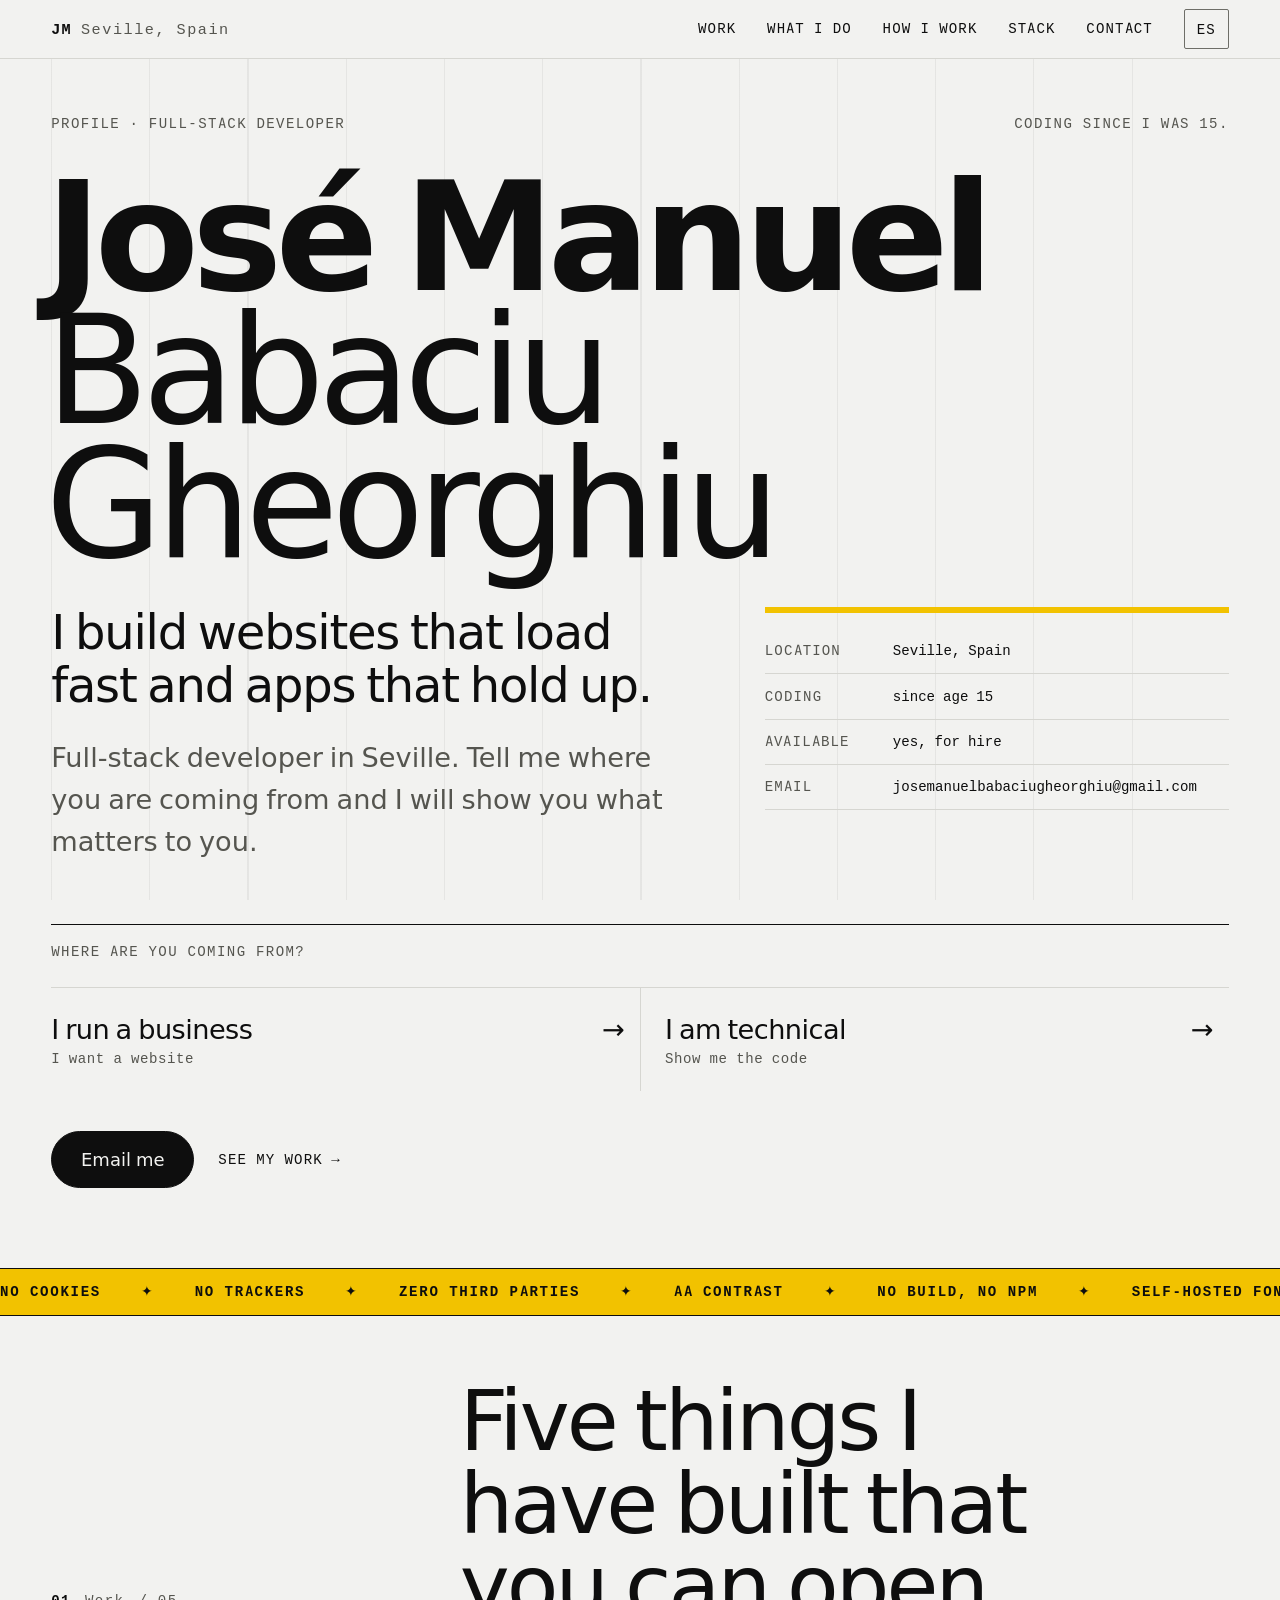
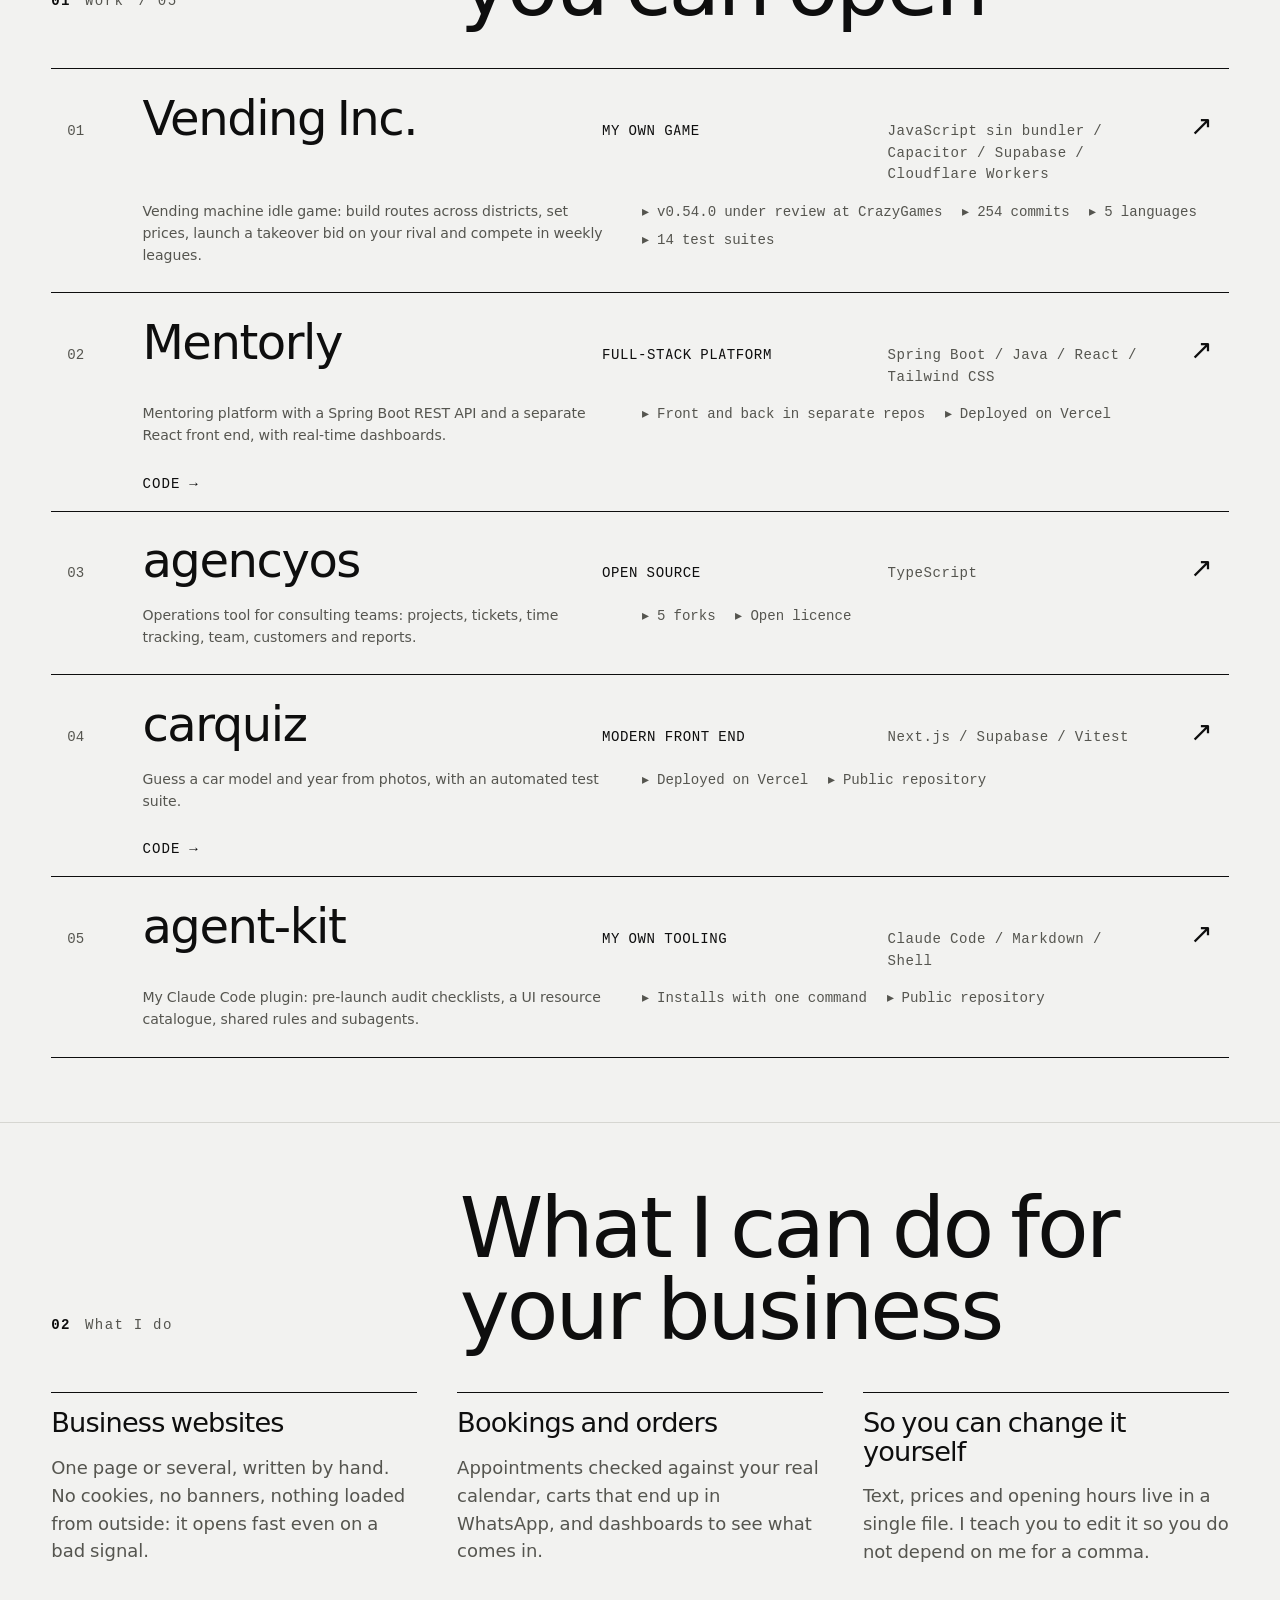
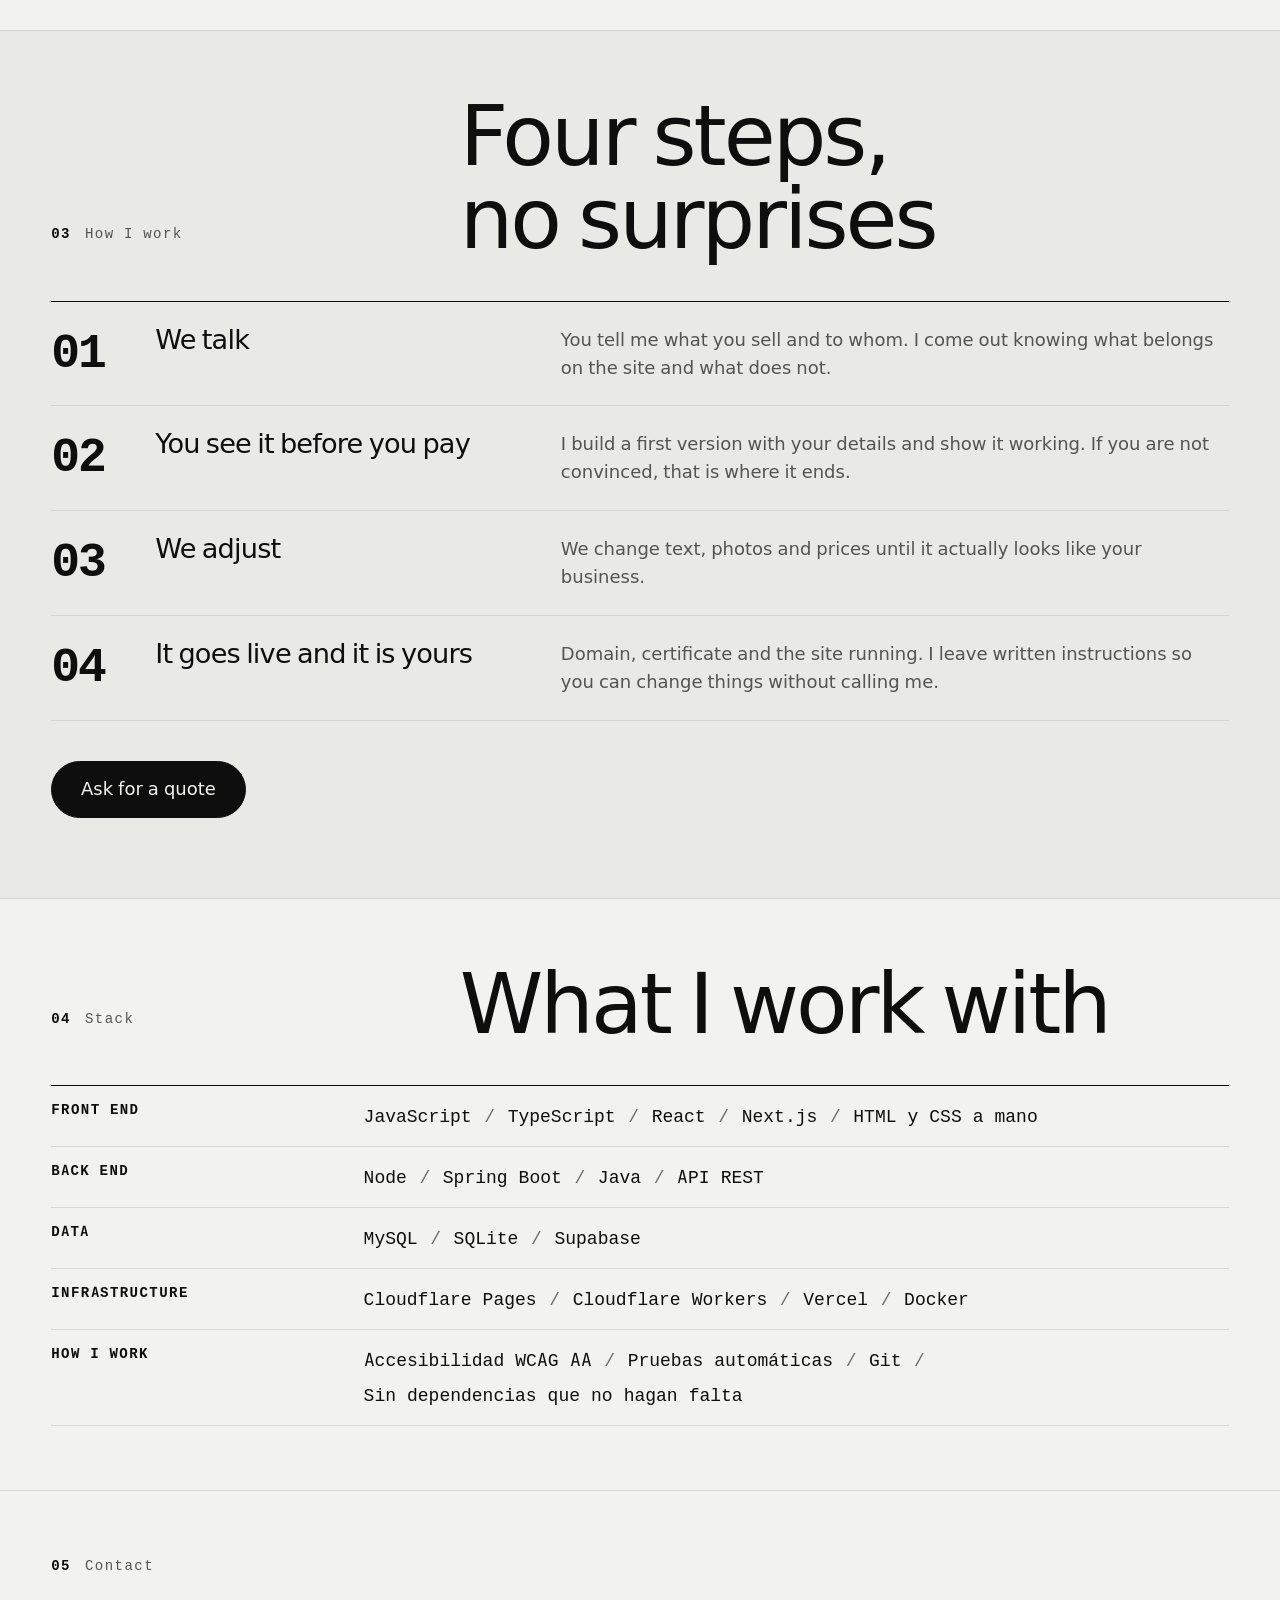
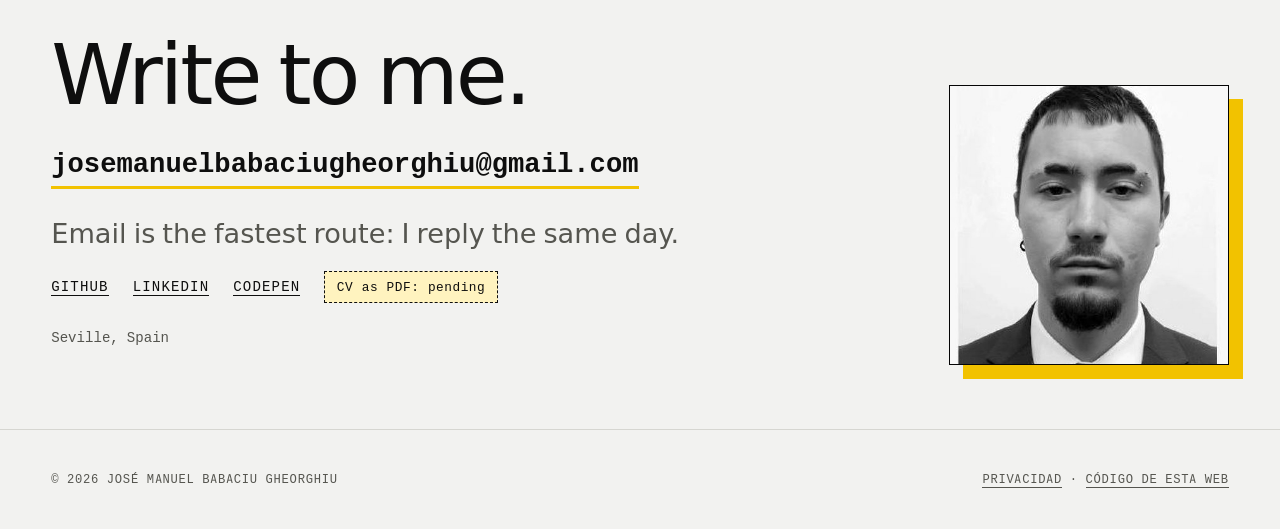
<file: index.html>
<!doctype html>
<html lang="es">
<head>
<meta charset="utf-8">
<meta name="viewport" content="width=device-width, initial-scale=1">
<title>José Manuel Babaciu Gheorghiu · Desarrollador full-stack en Sevilla</title>
<meta name="description" content="Desarrollador full-stack en Sevilla. Webs para negocios que cargan rápido y aplicaciones con Spring Boot, React y TypeScript. Cinco proyectos abiertos que puedes revisar.">
<!-- Web propia y real: sin noindex y con robots.txt en Allow. -->
<!-- [PENDIENTE: dominio propio] Al comprarlo hay que cambiar canonical, og:url,
     sitemap.xml, robots.txt, 404.html y el JSON-LD. Mientras tanto, GitHub Pages bajo /Portfolio/. -->
<link rel="canonical" href="https://josemanuelbg.github.io/Portfolio/">
<meta name="theme-color" content="#F2F2F0">
<link rel="alternate" hreflang="es" href="https://josemanuelbg.github.io/Portfolio/">
<link rel="alternate" hreflang="en" href="https://josemanuelbg.github.io/Portfolio/">
<link rel="alternate" hreflang="x-default" href="https://josemanuelbg.github.io/Portfolio/">

<!-- Vista previa al pegar el enlace. Rutas absolutas o no sale la imagen. -->
<meta property="og:type" content="profile">
<meta property="og:locale" content="es_ES">
<meta property="og:site_name" content="José Manuel Babaciu Gheorghiu">
<meta property="og:title" content="José Manuel Babaciu Gheorghiu · Desarrollador full-stack">
<meta property="og:description" content="Webs para negocios que cargan rápido y aplicaciones con Spring Boot, React y TypeScript. Cinco proyectos abiertos que puedes revisar.">
<meta property="og:url" content="https://josemanuelbg.github.io/Portfolio/">
<meta property="og:image" content="https://josemanuelbg.github.io/Portfolio/assets/img/og.jpg">
<meta property="og:image:width" content="1200">
<meta property="og:image:height" content="630">
<meta property="og:image:alt" content="José Manuel Babaciu Gheorghiu, desarrollador full-stack en Sevilla">
<meta name="twitter:card" content="summary_large_image">

<link rel="icon" href="favicon.ico" sizes="32x32">
<link rel="icon" href="assets/img/favicon.svg" type="image/svg+xml">
<link rel="apple-touch-icon" href="assets/img/apple-touch-icon.png">
<link rel="manifest" href="site.webmanifest">

<!-- Tipografías autoalojadas: sin conexión a Google. -->
<link rel="preload" href="assets/fuentes/space-grotesk.woff2" as="font" type="font/woff2" crossorigin>
<link rel="preload" href="assets/fuentes/jetbrains-mono.woff2" as="font" type="font/woff2" crossorigin>
<link rel="stylesheet" href="assets/estilos.css?v=3">
<script>document.documentElement.classList.add("js");</script>

<!-- Solo datos REALES. Lo pendiente (CV, dominio) no entra aquí. -->
<script type="application/ld+json">
{
  "@context": "https://schema.org",
  "@type": "Person",
  "@id": "https://josemanuelbg.github.io/Portfolio/#persona",
  "name": "José Manuel Babaciu Gheorghiu",
  "alternateName": "JoseManuelbg",
  "jobTitle": "Desarrollador full-stack",
  "email": "mailto:josemanuelbabaciugheorghiu@gmail.com",
  "url": "https://josemanuelbg.github.io/Portfolio/",
  "address": { "@type": "PostalAddress", "addressLocality": "Sevilla", "addressRegion": "Sevilla", "addressCountry": "ES" },
  "knowsAbout": ["JavaScript", "TypeScript", "React", "Next.js", "Node", "Spring Boot", "Java", "Accesibilidad web"],
  "sameAs": ["https://github.com/JoseManuelbg", "https://www.linkedin.com/in/josemanuelbg05/", "https://codepen.io/JoseManuelbg"]
}
</script>
</head>
<body>

<a class="saltar" href="#contenido">Saltar al contenido</a>
<div class="papel-rejilla" aria-hidden="true"></div>

<!-- Cinta de aviso: la gobierna AVISO.visible en datos.js. Apagada. -->
<div class="aviso-maqueta" data-aviso hidden>
  <span></span>
  <button type="button" data-cerrar-aviso aria-label="Cerrar aviso">×</button>
</div>

<header class="cabecera" data-cabecera>
  <div class="cabecera__interior contenedor">
    <a class="marca" href="#inicio">JM<span data-ubicacion>Sevilla, España</span></a>
    <button class="menu-boton" type="button" data-menu-boton aria-expanded="false" aria-controls="nav">Menú</button>
    <nav class="nav" id="nav" data-nav aria-label="Principal">
      <a href="#trabajos" data-nav-clave="trabajos">Trabajos</a>
      <a href="#servicios" data-nav-clave="servicios" data-solo="negocio">Qué hago</a>
      <a href="#proceso" data-nav-clave="proceso" data-solo="negocio">Cómo trabajo</a>
      <a href="#stack" data-nav-clave="stack" data-solo="tecnico">Stack</a>
      <a href="#contacto" data-nav-clave="contacto">Contacto</a>
      <button class="boton-idioma" type="button" data-idioma aria-label="Cambiar a inglés">EN</button>
    </nav>
  </div>
</header>

<main id="contenido">

  <!-- ============ Héroe ============ -->
  <section class="heroe" id="inicio">
    <div class="contenedor">
      <div class="heroe__sobre">
        <span class="etiqueta heroe__linea" data-texto="heroeSobre">Ficha · Desarrollador full-stack</span>
        <span class="etiqueta heroe__linea" data-experiencia>Programando desde los 15 años.</span>
      </div>

      <h1 class="heroe__nombre" aria-label="José Manuel Babaciu Gheorghiu">
        <span class="heroe__linea" data-nombre-corto>José Manuel</span>
        <span class="heroe__linea apellidos" data-apellidos>Babaciu Gheorghiu</span>
      </h1>

      <div class="heroe__cuerpo">
        <div data-heroe-texto>
          <p class="heroe__titulo heroe__linea" data-heroe-titulo>Hago webs que cargan rápido y aplicaciones que aguantan.</p>
          <p class="heroe__entrada heroe__linea" data-heroe-entrada>Desarrollador full-stack en Sevilla. Dime desde dónde llegas y te enseño lo que te interesa.</p>
        </div>

        <div class="heroe__lado">
          <!-- Decorativa: si Three.js no carga, la ficha se sostiene sola. -->
          <div class="escena" aria-hidden="true"><canvas class="escena__lienzo" data-lienzo></canvas></div>
          <dl class="ficha heroe__linea" data-ficha>
            <!-- Se pinta desde DATOS.ficha -->
          </dl>
        </div>
      </div>

      <!-- Las dos mitades de la web: venta y portfolio. -->
      <div class="selector heroe__linea">
        <p class="etiqueta selector__pregunta" data-selector-pregunta>¿Desde dónde llegas?</p>
        <div class="selector__botones">
          <button class="selector__boton" type="button" data-publico-boton="negocio" aria-pressed="false">
            <span data-selector-texto="negocio">Tengo un negocio</span>
            <span class="selector__pista" data-selector-texto="negocioPista">Quiero una web</span>
          </button>
          <button class="selector__boton" type="button" data-publico-boton="tecnico" aria-pressed="false">
            <span data-selector-texto="tecnico">Soy técnico</span>
            <span class="selector__pista" data-selector-texto="tecnicoPista">Enséñame el código</span>
          </button>
        </div>
      </div>

      <p class="grupo-botones heroe__linea">
        <a class="boton boton--lleno" data-email data-boton="email" href="mailto:josemanuelbabaciugheorghiu@gmail.com">Escríbeme por correo</a>
        <a class="enlace-flecha" data-boton="verTrabajos" href="#trabajos">Ver trabajos</a>
      </p>
    </div>
  </section>

  <!-- Banda amarilla: solo hechos de esta misma web. -->
  <div class="cinta" data-cinta aria-hidden="true"></div>

  <noscript>
    <div class="contenedor aviso-sinjs">
      <p><strong>Esta página usa JavaScript para los listados y para cambiar de idioma.</strong>
      Sin él verás el texto principal y el contacto, que es lo importante.
      Escríbeme a <a href="mailto:josemanuelbabaciugheorghiu@gmail.com">josemanuelbabaciugheorghiu@gmail.com</a>
      o mira mi código en <a href="https://github.com/JoseManuelbg" rel="noopener">github.com/JoseManuelbg</a>.</p>
    </div>
  </noscript>

  <!-- ============ Trabajos (los dos públicos) ============ -->
  <section class="seccion" id="trabajos">
    <div class="contenedor">
      <div class="seccion__cabecera">
        <p class="seccion__numero revelar"><b>01</b> <span data-texto="trabajosSobre">Trabajos</span> <span data-cuenta-proyectos></span></p>
        <h2 class="seccion__titulo revelar" data-texto="trabajosTitulo">Cinco cosas que he hecho y puedes abrir</h2>
      </div>
      <ol class="obras" data-proyectos><!-- Se pinta desde DATOS.proyectos --></ol>
    </div>
  </section>

  <!-- ============ Qué hago (venta) ============ -->
  <section class="seccion" id="servicios" data-solo="negocio">
    <div class="contenedor">
      <div class="seccion__cabecera">
        <p class="seccion__numero revelar"><b>02</b> <span data-texto="serviciosSobre">Qué hago</span></p>
        <h2 class="seccion__titulo revelar" data-texto="serviciosTitulo">Lo que puedo hacer por tu negocio</h2>
      </div>
      <div class="columnas" data-servicios><!-- Se pinta desde DATOS.servicios --></div>
    </div>
  </section>

  <!-- ============ Cómo trabajo (venta) ============ -->
  <section class="seccion seccion--hundida" id="proceso" data-solo="negocio">
    <div class="contenedor">
      <div class="seccion__cabecera">
        <p class="seccion__numero revelar"><b>03</b> <span data-texto="procesoSobre">Cómo trabajo</span></p>
        <h2 class="seccion__titulo revelar" data-texto="procesoTitulo">Cuatro pasos y sin sorpresas</h2>
      </div>
      <ol class="pasos" data-proceso><!-- Se pinta desde DATOS.proceso --></ol>
      <p class="grupo-botones" style="margin-top:2.5rem">
        <a class="boton boton--lleno" data-email data-boton="presupuesto" href="mailto:josemanuelbabaciugheorghiu@gmail.com">Pedir presupuesto</a>
      </p>
    </div>
  </section>

  <!-- ============ Stack (portfolio) ============ -->
  <section class="seccion" id="stack" data-solo="tecnico">
    <div class="contenedor">
      <div class="seccion__cabecera">
        <p class="seccion__numero revelar"><b>04</b> <span data-texto="stackSobre">Stack</span></p>
        <h2 class="seccion__titulo revelar" data-texto="stackTitulo">Con qué trabajo</h2>
      </div>
      <div class="stack" data-stack><!-- Se pinta desde DATOS.stack --></div>
    </div>
  </section>

  <!-- ============ Contacto (los dos públicos) ============ -->
  <section class="seccion" id="contacto">
    <div class="contenedor">
      <div class="seccion__cabecera">
        <p class="seccion__numero revelar"><b>05</b> <span data-texto="contactoSobre">Contacto</span></p>
      </div>
      <div class="contacto">
        <div class="revelar">
          <p class="contacto__grande" data-texto="contactoTitulo">Escríbeme.</p>
          <a class="contacto__correo" data-email data-email-texto href="mailto:josemanuelbabaciugheorghiu@gmail.com">josemanuelbabaciugheorghiu@gmail.com</a>
          <p class="heroe__entrada" data-texto="contactoEntrada">El correo es la vía rápida: contesto el mismo día.</p>
          <ul class="contacto__enlaces">
            <li><a data-github href="https://github.com/JoseManuelbg" target="_blank" rel="noopener">GitHub</a></li>
            <li><a data-linkedin href="https://www.linkedin.com/in/josemanuelbg05/" target="_blank" rel="noopener">LinkedIn</a></li>
            <li><a data-codepen href="https://codepen.io/JoseManuelbg" target="_blank" rel="noopener">CodePen</a></li>
            <li><span class="pendiente" data-cv>CV en PDF: pendiente</span></li>
          </ul>
          <p class="contacto__lugar" data-ubicacion>Sevilla, España</p>
        </div>
        <div class="retrato-marco revelar">
          <!-- [PENDIENTE: foto decente] Es el avatar de GitHub, una foto de carnet. -->
          <img class="retrato" data-foto src="assets/img/retrato.jpg" width="440" height="440" alt="Retrato de José Manuel Babaciu Gheorghiu" loading="lazy" decoding="async">
        </div>
      </div>
    </div>
  </section>

</main>

<footer class="pie">
  <div class="contenedor pie__interior">
    <p>© <span data-anio>2026</span> <span data-nombre>José Manuel Babaciu Gheorghiu</span></p>
    <p><a href="privacidad.html">Privacidad</a> · <a href="https://github.com/JoseManuelbg/Portfolio" rel="noopener">Código de esta web</a></p>
  </div>
</footer>

<!-- GSAP autoalojado, nunca por CDN. Si no cargara, app.js cae a IntersectionObserver. -->
<script src="assets/lib/gsap.min.js?v=3" defer></script>
<script src="assets/lib/ScrollTrigger.min.js?v=3" defer></script>
<script src="assets/datos.js?v=3" defer></script>
<script src="assets/app.js?v=3" defer></script>
</body>
</html>
</file>
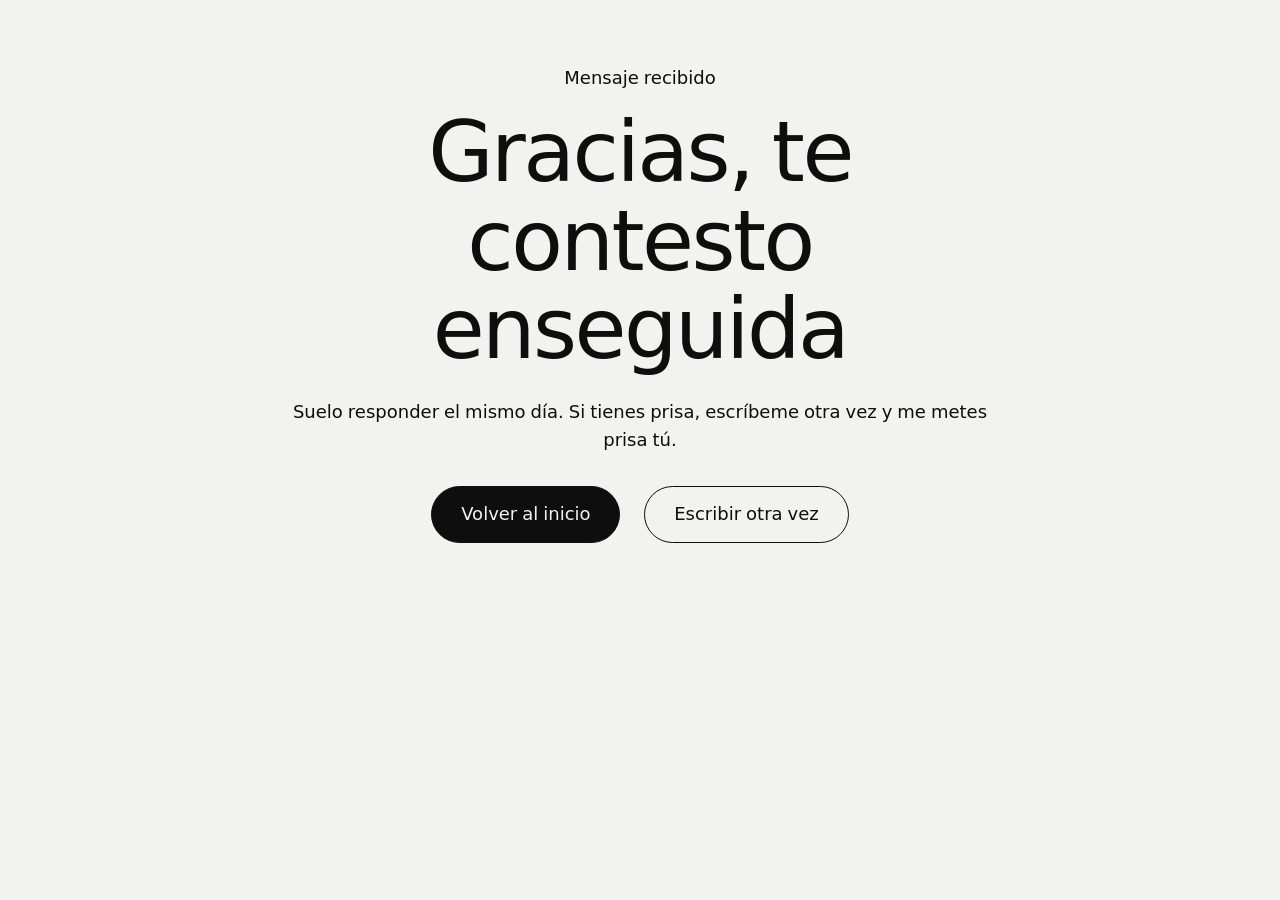
<file: gracias.html>
<!doctype html>
<html lang="es">
<head>
<meta charset="utf-8">
<meta name="viewport" content="width=device-width, initial-scale=1">
<title>Gracias · José Manuel Babaciu Gheorghiu</title>
<meta name="robots" content="noindex">
<meta name="theme-color" content="#F2F2F0">
<link rel="icon" href="favicon.ico" sizes="32x32">
<link rel="icon" href="assets/img/favicon.svg" type="image/svg+xml">
<link rel="stylesheet" href="assets/estilos.css?v=3">
</head>
<body>

<!-- Esta web NO tiene formulario: el contacto es un mailto, así que nadie
     aterriza aquí por su cuenta y no hay ningún enlace que apunte a esta
     página. Se deja preparada por si algún día se añade un formulario o
     para enlazarla desde la firma del correo. Si molesta, se borra. -->
<main class="pagina-texto pagina-texto--centro contenedor">
  <p class="seccion__sobre">Mensaje recibido</p>
  <h1>Gracias, te contesto enseguida</h1>
  <p>Suelo responder el mismo día. Si tienes prisa, escríbeme otra vez y me metes prisa tú.</p>
  <p class="grupo-botones" style="justify-content:center; margin-top:32px">
    <a class="boton boton--lleno" href="./">Volver al inicio</a>
    <a class="boton boton--borde" href="mailto:josemanuelbabaciugheorghiu@gmail.com">Escribir otra vez</a>
  </p>
</main>

</body>
</html>
</file>
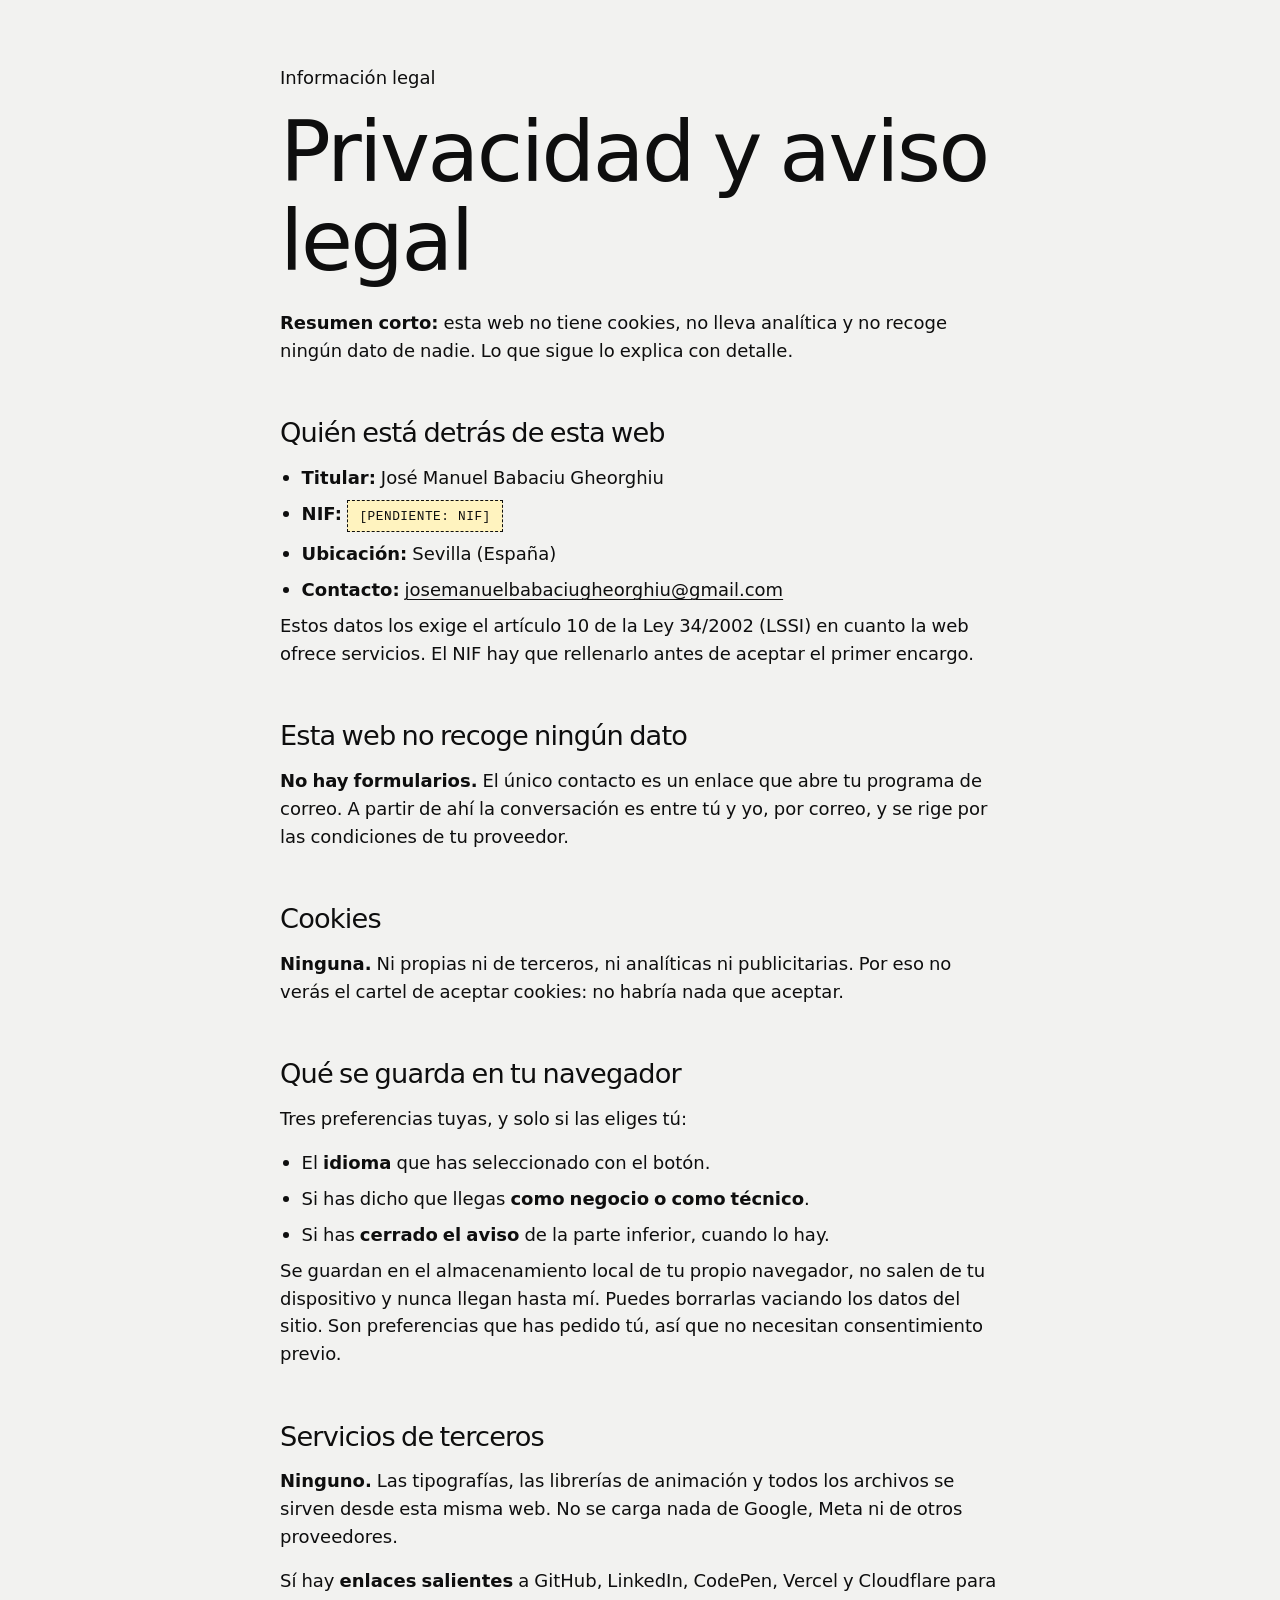
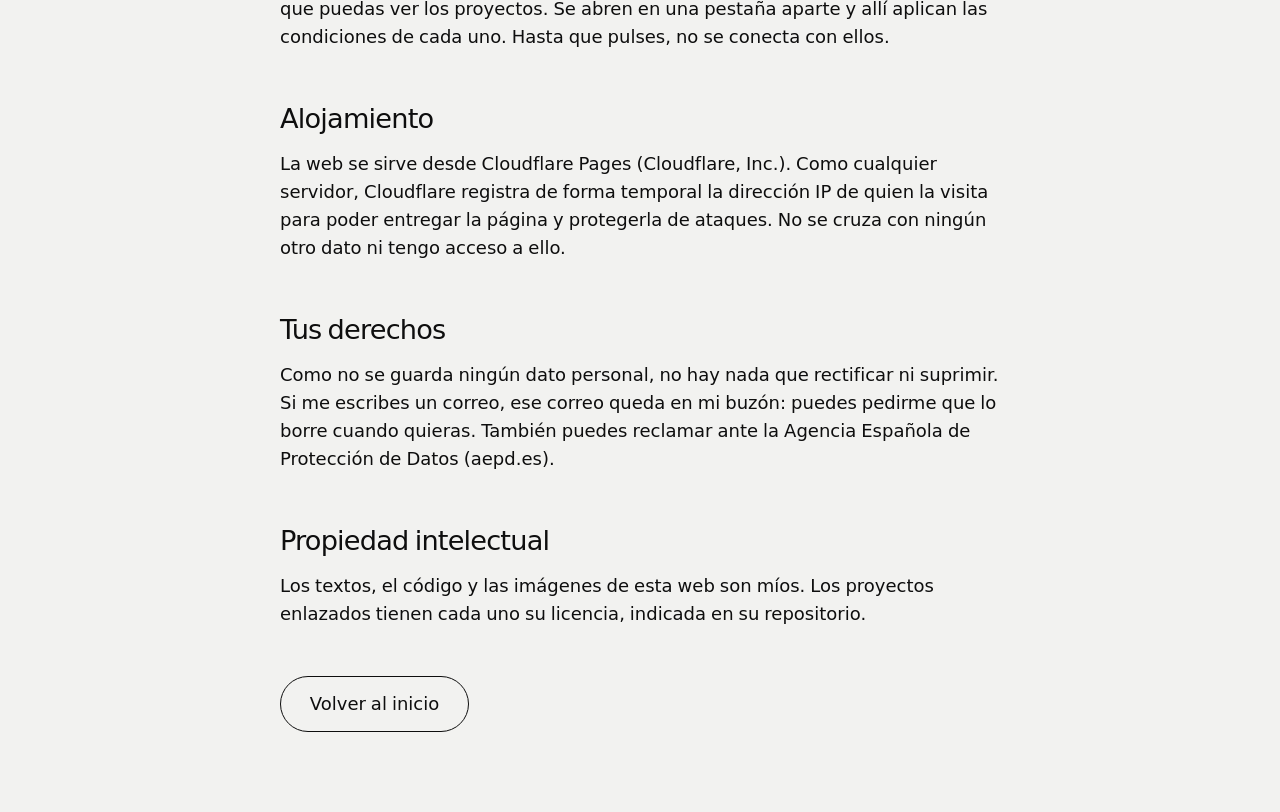
<file: privacidad.html>
<!doctype html>
<html lang="es">
<head>
<meta charset="utf-8">
<meta name="viewport" content="width=device-width, initial-scale=1">
<title>Privacidad y aviso legal · José Manuel Babaciu Gheorghiu</title>
<meta name="description" content="Aviso legal y política de privacidad del portfolio de José Manuel Babaciu Gheorghiu. Esta web no usa cookies ni analítica.">
<meta name="robots" content="noindex, follow">
<meta name="theme-color" content="#F2F2F0">
<link rel="icon" href="favicon.ico" sizes="32x32">
<link rel="icon" href="assets/img/favicon.svg" type="image/svg+xml">
<link rel="stylesheet" href="assets/estilos.css?v=3">
</head>
<body>

<a class="saltar" href="#contenido">Saltar al contenido</a>

<main id="contenido" class="pagina-texto contenedor">
  <p class="seccion__sobre">Información legal</p>
  <h1>Privacidad y aviso legal</h1>
  <p><strong>Resumen corto:</strong> esta web no tiene cookies, no lleva analítica y no recoge ningún dato de nadie. Lo que sigue lo explica con detalle.</p>

  <!-- Cada dato que falte va con <span class="pendiente"> hasta que sea real.
       Encontrarlos: grep -rn 'class="pendiente"' *.html -->
  <h2>Quién está detrás de esta web</h2>
  <ul>
    <li><strong>Titular:</strong> José Manuel Babaciu Gheorghiu</li>
    <li><strong>NIF:</strong> <span class="pendiente">[PENDIENTE: NIF]</span></li>
    <li><strong>Ubicación:</strong> Sevilla (España)</li>
    <li><strong>Contacto:</strong> <a href="mailto:josemanuelbabaciugheorghiu@gmail.com">josemanuelbabaciugheorghiu@gmail.com</a></li>
  </ul>
  <p>Estos datos los exige el artículo 10 de la Ley 34/2002 (LSSI) en cuanto la web ofrece servicios. El NIF hay que rellenarlo antes de aceptar el primer encargo.</p>

  <h2>Esta web no recoge ningún dato</h2>
  <p><strong>No hay formularios.</strong> El único contacto es un enlace que abre tu programa de correo. A partir de ahí la conversación es entre tú y yo, por correo, y se rige por las condiciones de tu proveedor.</p>

  <h2>Cookies</h2>
  <p><strong>Ninguna.</strong> Ni propias ni de terceros, ni analíticas ni publicitarias. Por eso no verás el cartel de aceptar cookies: no habría nada que aceptar.</p>

  <h2>Qué se guarda en tu navegador</h2>
  <p>Tres preferencias tuyas, y solo si las eliges tú:</p>
  <ul>
    <li>El <strong>idioma</strong> que has seleccionado con el botón.</li>
    <li>Si has dicho que llegas <strong>como negocio o como técnico</strong>.</li>
    <li>Si has <strong>cerrado el aviso</strong> de la parte inferior, cuando lo hay.</li>
  </ul>
  <p>Se guardan en el almacenamiento local de tu propio navegador, no salen de tu dispositivo y nunca llegan hasta mí. Puedes borrarlas vaciando los datos del sitio. Son preferencias que has pedido tú, así que no necesitan consentimiento previo.</p>

  <h2>Servicios de terceros</h2>
  <p><strong>Ninguno.</strong> Las tipografías, las librerías de animación y todos los archivos se sirven desde esta misma web. No se carga nada de Google, Meta ni de otros proveedores.</p>
  <p>Sí hay <strong>enlaces salientes</strong> a GitHub, LinkedIn, CodePen, Vercel y Cloudflare para que puedas ver los proyectos. Se abren en una pestaña aparte y allí aplican las condiciones de cada uno. Hasta que pulses, no se conecta con ellos.</p>

  <h2>Alojamiento</h2>
  <p>La web se sirve desde Cloudflare Pages (Cloudflare, Inc.). Como cualquier servidor, Cloudflare registra de forma temporal la dirección IP de quien la visita para poder entregar la página y protegerla de ataques. No se cruza con ningún otro dato ni tengo acceso a ello.</p>

  <h2>Tus derechos</h2>
  <p>Como no se guarda ningún dato personal, no hay nada que rectificar ni suprimir. Si me escribes un correo, ese correo queda en mi buzón: puedes pedirme que lo borre cuando quieras. También puedes reclamar ante la Agencia Española de Protección de Datos (aepd.es).</p>

  <h2>Propiedad intelectual</h2>
  <p>Los textos, el código y las imágenes de esta web son míos. Los proyectos enlazados tienen cada uno su licencia, indicada en su repositorio.</p>

  <p style="margin-top:48px"><a class="boton boton--borde" href="./">Volver al inicio</a></p>
</main>

</body>
</html>
</file>
<file: assets/estilos.css>
/* ==========================================================================
   Portfolio de José Manuel — hoja de estilos
   --------------------------------------------------------------------------
   DIRECCIÓN: ficha técnica impresa. Papel claro, tinta negra, un solo
   amarillo sólido. La composición la hace la tipografía, no los efectos:
   el nombre enorme, columnas de metadatos en monoespaciada, secciones
   numeradas, reglas finas y una rejilla de papel técnico al fondo.

   Lo que NO hay, a propósito: fondo oscuro, cristal, resplandores, manchas
   de color, partículas. Es la plantilla por defecto de cualquier generador
   y era lo que había antes.

   EL AMARILLO ES SUPERFICIE, NUNCA TEXTO. Sobre papel claro no llega ni a
   2:1, así que solo se usa como bloque con tinta negra encima (11,5:1) o
   como regla decorativa.

   Contraste medido (texto AA 4.5:1; bordes de control AA 3:1):
     --tinta        sobre --papel     17.23:1  AAA
     --tinta-media  sobre --papel      6.70:1  AA
     --tinta        sobre --amarillo  11.48:1  AAA
     --tinta-media  sobre --amarillo   4.47:1  no se usa (solo tinta sobre amarillo)
     --linea-control sobre --papel     4.58:1  AA de componente
     --linea (decorativa) sobre papel  1.26:1  separadores, nunca un control

   Índice
   00 · Tipografías
   01 · Variables
   02 · Base y rejilla de papel
   03 · Cabecera
   04 · Botones y enlaces
   05 · Héroe: nombre, ficha, escena
   06 · Selector de público
   07 · Banda amarilla
   08 · Secciones numeradas
   09 · Trabajos: lista editorial y vista flotante
   10 · Qué hago, proceso y stack
   11 · Contacto y retrato
   12 · Pie
   13 · Aviso, sin JavaScript y marcadores
   14 · Aparición al hacer scroll
   15 · Páginas de texto (legal, 404, gracias)
   16 · Accesibilidad
   ========================================================================== */

/* ---- 00 · Tipografías ---------------------------------------------------- */
@import url("fuentes/fuentes.css");

/* ---- 01 · Variables ------------------------------------------------------ */
:root {
  --papel: #F2F2F0;
  --papel-hundido: #E9E9E5;
  --tinta: #0E0E0E;
  --tinta-media: #55554F;
  --amarillo: #F2C200;
  --amarillo-suave: #FFF3BF;

  /* Separador decorativo. No vale como borde de algo que se pulsa. */
  --linea: #D6D6D1;
  /* Borde de controles: 3:1 sobre papel (WCAG 1.4.11). */
  --linea-control: #6E6E68;

  --sans: "Space Grotesk", "Segoe UI", system-ui, sans-serif;
  --mono: "JetBrains Mono", ui-monospace, "Cascadia Code", Consolas, monospace;

  --t-2: clamp(0.68rem, 0.64rem + 0.18vw, 0.76rem);
  --t-1: clamp(0.78rem, 0.74rem + 0.2vw, 0.88rem);
  --t0:  clamp(1rem, 0.96rem + 0.3vw, 1.125rem);
  --t1:  clamp(1.25rem, 1.05rem + 0.9vw, 1.7rem);
  --t2:  clamp(1.8rem, 1.3rem + 2.4vw, 3rem);
  --t3:  clamp(2.6rem, 1.6rem + 4.6vw, 5.4rem);
  --nombre: clamp(2.9rem, 1rem + 10.6vw, 11.5rem);

  --ancho: 1240px;
  --margen: clamp(1rem, 4vw, 3.5rem);
  --e1: 0.5rem; --e2: 1rem; --e3: 1.5rem; --e4: 2.5rem; --e5: 4rem; --e6: 7rem;
}

/* ---- 02 · Base y rejilla de papel ---------------------------------------- */
*, *::before, *::after { box-sizing: border-box; }
html { scroll-behavior: smooth; -webkit-text-size-adjust: 100%; }
body {
  margin: 0;
  background: var(--papel);
  color: var(--tinta);
  font-family: var(--sans);
  font-size: var(--t0);
  line-height: 1.55;
  overflow-x: hidden;
}
img { max-width: 100%; height: auto; display: block; }
h1, h2, h3 { font-weight: 500; line-height: 1.05; letter-spacing: -0.03em; margin: 0; }
p { margin: 0 0 var(--e2); max-width: 60ch; }
a { color: inherit; text-underline-offset: 0.18em; text-decoration-thickness: 1px; }
a:hover { text-decoration-color: var(--amarillo); text-decoration-thickness: 2px; }
ul, ol, dl, dd { margin: 0; padding: 0; }
.contenedor { width: min(100% - 2 * var(--margen), var(--ancho)); margin-inline: auto; }
.mono { font-family: var(--mono); }

/* Rejilla de papel técnico: doce columnas en reglas finísimas. Decorativa. */
.papel-rejilla {
  position: fixed; inset: 0; z-index: -1; pointer-events: none;
  width: min(100% - 2 * var(--margen), var(--ancho)); margin-inline: auto;
  background-image: repeating-linear-gradient(90deg, rgb(14 14 14 / 0.055) 0 1px, transparent 1px calc(100% / 12));
  background-size: calc(100% + 1px) 100%;
}
@media (max-width: 760px) { .papel-rejilla { background-image: repeating-linear-gradient(90deg, rgb(14 14 14 / 0.055) 0 1px, transparent 1px 25%); } }

/* Etiqueta mono de sección y metadatos */
.etiqueta {
  font-family: var(--mono); font-size: var(--t-1); letter-spacing: 0.1em;
  text-transform: uppercase; color: var(--tinta-media);
}

/* ---- 03 · Cabecera -------------------------------------------------------- */
.cabecera {
  position: sticky; top: 0; z-index: 50;
  background: var(--papel); border-bottom: 1px solid var(--linea);
}
.cabecera__interior { display: flex; align-items: center; justify-content: space-between; gap: var(--e3); min-height: 58px; }
.marca { font-family: var(--mono); font-weight: 700; font-size: 0.95rem; letter-spacing: 0.08em; text-decoration: none; }
.marca span { color: var(--tinta-media); font-weight: 400; margin-left: 0.6em; letter-spacing: 0.1em; }
.nav { display: flex; align-items: center; gap: clamp(1rem, 2.4vw, 2.2rem); }
.nav a { position: relative; font-family: var(--mono); font-size: var(--t-1); letter-spacing: 0.08em; text-transform: uppercase; text-decoration: none; padding: 6px 0; }
.nav a::after { content: ""; position: absolute; left: 0; right: 0; bottom: 0; height: 2px; background: var(--amarillo); transform: scaleX(0); transform-origin: left; transition: transform .22s ease; }
.nav a:hover::after { transform: scaleX(1); }
.boton-idioma {
  font-family: var(--mono); font-size: var(--t-1); letter-spacing: 0.08em; text-transform: uppercase;
  background: none; color: var(--tinta); border: 1px solid var(--linea-control); border-radius: 2px;
  padding: 8px 12px; min-height: 40px; cursor: pointer; transition: background-color .2s, border-color .2s;
}
.boton-idioma:hover { background: var(--amarillo); border-color: var(--tinta); }
.menu-boton {
  display: none; background: none; color: var(--tinta); border: 1px solid var(--linea-control); border-radius: 2px;
  font-family: var(--mono); font-size: var(--t-1); letter-spacing: 0.08em; text-transform: uppercase;
  padding: 0 14px; min-height: 44px; cursor: pointer;
}
@media (max-width: 860px) {
  .menu-boton { display: inline-flex; align-items: center; }
  .nav {
    display: none; position: absolute; inset-inline: 0; top: 100%; flex-direction: column; align-items: stretch; gap: 0;
    background: var(--papel); border-bottom: 1px solid var(--tinta); padding: var(--e2) var(--margen) var(--e3);
  }
  .nav--desplegado { display: flex; }
  .nav a { padding: var(--e2) 0; border-bottom: 1px solid var(--linea); font-size: var(--t0); }
  .boton-idioma { margin-top: var(--e2); align-self: flex-start; }
}

/* ---- 04 · Botones y enlaces ------------------------------------------------ */
.boton {
  display: inline-flex; align-items: center; justify-content: center; gap: 0.6em;
  min-height: 52px; padding: 0.75em 1.6em; border-radius: 999px;
  font-family: var(--sans); font-weight: 500; font-size: var(--t0); text-decoration: none;
  border: 1px solid var(--tinta); cursor: pointer;
  transition: background-color .18s, color .18s, transform .18s;
}
.boton--lleno { background: var(--tinta); color: var(--papel); }
.boton--lleno:hover { background: var(--amarillo); color: var(--tinta); }
.boton--borde { background: transparent; color: var(--tinta); }
.boton--borde:hover { background: var(--tinta); color: var(--papel); }
.boton:active { transform: translateY(1px); }
.enlace-flecha { font-family: var(--mono); font-size: var(--t-1); letter-spacing: 0.08em; text-transform: uppercase; text-decoration: none; display: inline-flex; gap: 0.6em; align-items: center; }
.enlace-flecha::after { content: "→"; transition: transform .2s; }
.enlace-flecha:hover::after { transform: translateX(4px); }
.grupo-botones { display: flex; flex-wrap: wrap; align-items: center; gap: var(--e2) var(--e3); }

/* ---- 05 · Héroe: nombre, ficha, escena ------------------------------------- */
.heroe { position: relative; padding-block: clamp(2rem, 6vh, 4.5rem) var(--e5); border-bottom: 1px solid var(--tinta); }
.heroe__sobre { display: flex; justify-content: space-between; gap: var(--e2); flex-wrap: wrap; margin-bottom: clamp(1.5rem, 4vh, 3rem); }
.heroe__nombre {
  font-size: var(--nombre); font-weight: 700; line-height: 0.88; letter-spacing: -0.045em;
  text-transform: none; margin: 0 0 clamp(1.5rem, 4vh, 3rem) -0.04em;
}
.heroe__nombre span { display: block; }
.heroe__nombre .apellidos { font-weight: 300; }
.heroe__cuerpo { display: grid; grid-template-columns: minmax(0, 7fr) minmax(0, 5fr); gap: var(--e4) var(--e5); align-items: start; }
.heroe__titulo { font-size: var(--t2); font-weight: 400; letter-spacing: -0.025em; line-height: 1.1; max-width: 22ch; margin-bottom: var(--e3); text-wrap: balance; }
.heroe__entrada { font-size: var(--t1); font-weight: 300; color: var(--tinta-media); max-width: 42ch; }

/* Ficha: dl con regla amarilla gruesa arriba, como un cuadro técnico */
.ficha { position: relative; border-top: 6px solid var(--amarillo); padding-top: var(--e2); z-index: 1; }
.ficha__fila { display: grid; grid-template-columns: minmax(96px, 1fr) minmax(0, 3fr); gap: var(--e2); padding: 0.7rem 0; border-bottom: 1px solid var(--linea); font-family: var(--mono); font-size: var(--t-1); }
.ficha__fila dt { color: var(--tinta-media); letter-spacing: 0.08em; text-transform: uppercase; }
.ficha__fila dd { overflow-wrap: anywhere; }

/* Escena: un icosaedro de alambre detrás de la ficha. Decorativa. */
.escena { position: absolute; right: -9%; top: -24%; width: min(42vw, 520px); aspect-ratio: 1; pointer-events: none; z-index: 0; }
.escena__lienzo { width: 100%; height: 100%; display: block; opacity: 0; transition: opacity 1.2s ease; }
.escena__lienzo--activo { opacity: 1; }
.heroe__lado { position: relative; }
@media (max-width: 1000px) { .heroe__cuerpo { grid-template-columns: 1fr; } .escena { display: none; } }

/* ---- 06 · Selector de público ---------------------------------------------- */
.selector { margin-top: clamp(2rem, 5vh, 3.5rem); border-top: 1px solid var(--tinta); }
.selector__pregunta { padding: var(--e2) 0 var(--e1); }
.selector__botones { display: grid; grid-template-columns: 1fr 1fr; }
.selector__boton {
  display: flex; flex-direction: column; align-items: flex-start; gap: 2px; text-align: left;
  font-family: var(--sans); font-size: var(--t1); font-weight: 500; letter-spacing: -0.02em; color: var(--tinta);
  background: transparent; border: 0; border-top: 1px solid var(--linea); padding: var(--e3) var(--e2) var(--e3) 0;
  min-height: 64px; cursor: pointer; position: relative; transition: background-color .18s, padding .18s;
}
.selector__boton + .selector__boton { border-left: 1px solid var(--linea); padding-left: var(--e3); }
.selector__boton::after { content: "→"; position: absolute; right: var(--e2); top: var(--e3); font-weight: 400; transition: transform .2s; }
.selector__boton:hover { background: var(--amarillo-suave); }
.selector__boton:hover::after { transform: translateX(5px); }
.selector__pista { font-family: var(--mono); font-size: var(--t-1); font-weight: 400; color: var(--tinta-media); letter-spacing: 0.04em; }
/* Doble señal: bloque amarillo Y aria-pressed. */
.selector__boton--activo { background: var(--amarillo); padding-left: var(--e2); }
.selector__boton--activo::after { content: "✓"; }
.selector__boton--activo .selector__pista { color: var(--tinta); }
@media (max-width: 600px) {
  .selector__botones { grid-template-columns: 1fr; }
  .selector__boton + .selector__boton { border-left: 0; padding-left: 0; }
  .selector__boton--activo { padding-left: var(--e2); }
}
.heroe .grupo-botones { margin-top: var(--e4); }

/* ---- 07 · Banda amarilla ----------------------------------------------------
   El único bloque sólido de color. Dos listas idénticas para un bucle sin
   costura; se para al pasar el ratón y con movimiento reducido. ------------- */
.cinta { display: flex; overflow: hidden; background: var(--amarillo); color: var(--tinta); border-bottom: 1px solid var(--tinta); padding-block: 12px; }
.cinta__fila { display: flex; align-items: center; gap: var(--e4); list-style: none; padding-right: var(--e4); flex: 0 0 auto; animation: cinta-correr 46s linear infinite; }
.cinta__fila li { display: flex; align-items: center; gap: var(--e4); font-family: var(--mono); font-size: var(--t-1); font-weight: 700; letter-spacing: 0.12em; text-transform: uppercase; white-space: nowrap; }
.cinta__fila li::after { content: "✦"; font-weight: 400; }
@keyframes cinta-correr { from { transform: translateX(0); } to { transform: translateX(-100%); } }
.cinta:hover .cinta__fila { animation-play-state: paused; }

/* ---- 08 · Secciones numeradas ---------------------------------------------- */
.seccion { padding-block: var(--e5); border-bottom: 1px solid var(--linea); }
.seccion--hundida { background: var(--papel-hundido); }
.seccion__cabecera { display: grid; grid-template-columns: minmax(0, 4fr) minmax(0, 8fr); gap: var(--e3); align-items: end; margin-bottom: var(--e4); }
.seccion__numero { font-family: var(--mono); font-size: var(--t-1); letter-spacing: 0.1em; color: var(--tinta-media); display: flex; gap: 1em; }
.seccion__numero b { color: var(--tinta); font-weight: 700; }
.seccion__titulo { font-size: var(--t3); font-weight: 400; letter-spacing: -0.035em; line-height: 0.98; text-wrap: balance; }
@media (max-width: 760px) { .seccion__cabecera { grid-template-columns: 1fr; gap: var(--e2); } }

/* ---- 09 · Trabajos: lista editorial y vista flotante -------------------------
   Nada de tarjetas: filas de una tabla, y al pasar por encima la fila se
   vuelve amarilla y la portada del proyecto sigue al cursor. En pantallas sin
   puntero fino la portada va dentro de la fila. ----------------------------- */
.obras { list-style: none; border-top: 1px solid var(--tinta); }
.obra { border-bottom: 1px solid var(--tinta); }
.obra__enlace {
  display: grid; grid-template-columns: 3.2rem minmax(0, 5fr) minmax(0, 3fr) minmax(0, 3fr) 2.5rem;
  gap: var(--e2) var(--e3); align-items: baseline; padding: clamp(1rem, 2.4vw, 1.6rem) var(--e2);
  text-decoration: none; color: inherit; transition: background-color .15s;
}
.obra__enlace:hover, .obra__enlace:focus-visible { background: var(--amarillo); }
.obra__indice { font-family: var(--mono); font-size: var(--t-1); color: var(--tinta-media); }
.obra__enlace:hover .obra__indice { color: var(--tinta); }
.obra__nombre { font-size: var(--t2); font-weight: 500; letter-spacing: -0.03em; line-height: 1; }
.obra__tipo, .obra__stack { font-family: var(--mono); font-size: var(--t-1); letter-spacing: 0.04em; }
.obra__tipo { text-transform: uppercase; }
.obra__stack { color: var(--tinta-media); }
.obra__enlace:hover .obra__stack { color: var(--tinta); }
.obra__flecha { font-size: var(--t1); text-align: right; transition: transform .2s; }
.obra__enlace:hover .obra__flecha { transform: translate(4px, -4px); }
.obra__detalle { grid-column: 2 / -1; display: grid; grid-template-columns: minmax(0, 5fr) minmax(0, 6fr); gap: var(--e2) var(--e3); font-size: var(--t-1); color: var(--tinta-media); max-width: none; }
.obra__enlace:hover .obra__detalle { color: var(--tinta); }
.obra__resumen { margin: 0; max-width: 48ch; }
.obra__metricas { list-style: none; display: flex; flex-wrap: wrap; gap: 0.4em 1.4em; font-family: var(--mono); align-content: start; }
.obra__metricas li::before { content: "▸ "; }
.obra__media { display: none; }
.obra__secundario { display: flex; justify-content: flex-start; max-width: none; margin: 0; padding: 0 var(--e2) var(--e2) calc(3.2rem + var(--e3) + var(--e2)); }
@media (hover: none), (pointer: coarse), (max-width: 860px) {
  .obra__enlace { grid-template-columns: 3.2rem minmax(0, 1fr) 2.5rem; }
  .obra__tipo, .obra__stack { grid-column: 2; }
  .obra__detalle { grid-column: 2 / -1; grid-template-columns: 1fr; }
  .obra__media { display: block; grid-column: 1 / -1; margin: var(--e1) 0; border: 1px solid var(--tinta); }
}
/* La portada que sigue al cursor. La mueve GSAP; sin GSAP no existe. */
.obra-vista {
  position: fixed; left: 0; top: 0; z-index: 40; width: min(34vw, 420px); aspect-ratio: 1244 / 705;
  pointer-events: none; opacity: 0; transform: translate(-50%, -50%) rotate(-2deg);
  border: 1px solid var(--tinta); background: var(--papel); overflow: hidden;
  box-shadow: 10px 12px 0 var(--amarillo);
}
.obra-vista img { width: 100%; height: 100%; object-fit: cover; }

/* ---- 10 · Qué hago, proceso y stack ------------------------------------------ */
.columnas { display: grid; grid-template-columns: repeat(auto-fit, minmax(min(100%, 260px), 1fr)); gap: var(--e3) var(--e4); }
.columna { border-top: 1px solid var(--tinta); padding-top: var(--e2); }
.columna h3 { font-size: var(--t1); font-weight: 500; margin-bottom: var(--e2); }
.columna p { color: var(--tinta-media); margin: 0; }

.pasos { list-style: none; counter-reset: paso; border-top: 1px solid var(--tinta); }
.paso { display: grid; grid-template-columns: 5rem minmax(0, 4fr) minmax(0, 7fr); gap: var(--e2) var(--e3); padding: var(--e3) 0; border-bottom: 1px solid var(--linea); align-items: start; }
.paso__numero { font-family: var(--mono); font-size: var(--t2); font-weight: 700; letter-spacing: -0.04em; line-height: 1; color: var(--tinta); }
.paso__titulo { font-size: var(--t1); font-weight: 500; }
.paso p { color: var(--tinta-media); margin: 0; }
@media (max-width: 700px) { .paso { grid-template-columns: 3.5rem 1fr; } .paso p { grid-column: 2; } }

.stack { border-top: 1px solid var(--tinta); }
.stack__grupo { display: grid; grid-template-columns: minmax(140px, 3fr) minmax(0, 9fr); gap: var(--e2) var(--e3); padding: var(--e2) 0; border-bottom: 1px solid var(--linea); transition: box-shadow .15s; }
.stack__grupo:hover { box-shadow: inset 6px 0 0 var(--amarillo); padding-left: var(--e2); }
.stack__titulo { font-family: var(--mono); font-size: var(--t-1); letter-spacing: 0.1em; text-transform: uppercase; font-weight: 700; }
.stack__items { list-style: none; display: flex; flex-wrap: wrap; gap: 0.4em 0; font-family: var(--mono); font-size: var(--t0); }
.stack__items li::after { content: "/"; color: var(--linea-control); margin: 0 0.7em; }
.stack__items li:last-child::after { content: none; }
@media (max-width: 600px) { .stack__grupo { grid-template-columns: 1fr; } }

/* ---- 11 · Contacto y retrato -------------------------------------------------- */
.contacto { display: grid; grid-template-columns: minmax(0, 8fr) minmax(0, 4fr); gap: var(--e4) var(--e5); align-items: end; }
.contacto__grande { font-size: var(--t3); font-weight: 300; letter-spacing: -0.035em; line-height: 1; margin-bottom: var(--e3); }
.contacto__correo { display: inline-block; font-family: var(--mono); font-size: clamp(1rem, 0.6rem + 1.6vw, 1.7rem); font-weight: 700; text-decoration: none; border-bottom: 3px solid var(--amarillo); padding-bottom: 0.1em; overflow-wrap: anywhere; margin-bottom: var(--e3); }
.contacto__correo:hover { background: var(--amarillo); }
.contacto__enlaces { list-style: none; display: flex; flex-wrap: wrap; gap: var(--e2) var(--e3); margin-bottom: var(--e3); }
.contacto__enlaces a { font-family: var(--mono); font-size: var(--t-1); letter-spacing: 0.08em; text-transform: uppercase; text-decoration: none; border-bottom: 1px solid var(--tinta); }
.contacto__lugar { font-family: var(--mono); font-size: var(--t-1); color: var(--tinta-media); }
.retrato-marco { position: relative; width: min(100%, 280px); justify-self: end; }
.retrato-marco::before { content: ""; position: absolute; inset: 14px -14px -14px 14px; background: var(--amarillo); z-index: -1; }
.retrato { width: 100%; aspect-ratio: 1; object-fit: cover; border: 1px solid var(--tinta); filter: grayscale(1) contrast(1.08); transition: filter .35s; }
.retrato-marco:hover .retrato { filter: grayscale(0); }
@media (max-width: 760px) { .contacto { grid-template-columns: 1fr; } .retrato-marco { justify-self: start; } }

/* ---- 12 · Pie -------------------------------------------------------------------- */
.pie { padding-block: var(--e4); font-family: var(--mono); font-size: var(--t-2); letter-spacing: 0.06em; text-transform: uppercase; color: var(--tinta-media); }
.pie__interior { display: flex; flex-wrap: wrap; justify-content: space-between; gap: var(--e2); }
.pie p { margin: 0; max-width: none; }
.pie a { text-decoration: none; border-bottom: 1px solid currentColor; }

/* ---- 13 · Aviso, sin JavaScript y marcadores -------------------------------------- */
.aviso-maqueta { position: fixed; inset-inline: 0; bottom: 0; z-index: 60; background: var(--tinta); color: var(--papel); font-family: var(--mono); font-size: 0.8rem; padding: 10px 44px 10px 16px; text-align: center; }
.aviso-maqueta button { position: absolute; right: 8px; top: 50%; translate: 0 -50%; border: 0; background: transparent; color: inherit; font-size: 1.1rem; cursor: pointer; padding: 6px 10px; min-width: 44px; min-height: 36px; }
.aviso-sinjs { border: 1px solid var(--tinta); background: var(--amarillo-suave); padding: var(--e2) var(--e3); margin-block: var(--e3); }
.aviso-sinjs p { max-width: none; margin: 0; }
/* Marcador de dato pendiente: visible a propósito. */
.pendiente { display: inline-block; padding: 0.4em 0.9em; border: 1px dashed var(--tinta); background: var(--amarillo-suave); color: var(--tinta); font-family: var(--mono); font-size: 0.8rem; letter-spacing: 0.04em; }
.marcador-foto { display: grid; place-items: center; text-align: center; background: repeating-linear-gradient(45deg, var(--papel-hundido) 0 10px, var(--papel) 10px 20px); border: 1px dashed var(--linea-control); color: var(--tinta-media); aspect-ratio: 3 / 2; }
.marcador-foto__etiqueta { font-weight: 700; margin: 0; color: var(--tinta); }
.marcador-foto__medida { font-family: var(--mono); font-size: var(--t-1); margin: 0; }

/* ---- 14 · Aparición al hacer scroll ---------------------------------------------------
   Sin JS, visible. Con JS y sin movimiento reducido arranca invisible. Con GSAP
   (html.gsap) se quita la transición CSS para que no pelee con el tween. ---- */
.revelar { opacity: 1; }
@media (prefers-reduced-motion: no-preference) {
  .js .revelar { opacity: 0; transform: translateY(18px); transition: opacity .6s ease, transform .6s ease; }
  .js .revelar--visible { opacity: 1; transform: none; }
  .js.gsap .revelar { transition: none; }
}

/* ---- 15 · Páginas de texto (legal, 404, gracias) ---------------------------------------- */
.pagina-texto { max-width: 720px; margin-inline: auto; padding-block: var(--e5); }
.pagina-texto h1 { font-size: var(--t3); font-weight: 400; margin-bottom: var(--e3); }
.pagina-texto h2 { font-size: var(--t1); font-weight: 500; margin: 2em 0 0.6em; }
.pagina-texto--centro { text-align: center; }
.pagina-texto--centro p { margin-inline: auto; }
.pagina-texto ul { padding-left: 1.2em; }
.pagina-texto li { margin-bottom: var(--e1); }
.pagina-texto .seccion__sobre, .pagina-texto .etiqueta { display: block; margin-bottom: var(--e2); }

/* ---- 16 · Accesibilidad ------------------------------------------------------------------ */
:focus-visible { outline: 3px solid var(--tinta); outline-offset: 3px; }
.saltar { position: absolute; left: -999px; top: 0; background: var(--tinta); color: var(--papel); padding: var(--e1) var(--e2); z-index: 100; font-family: var(--mono); }
.saltar:focus { left: 0; }
.oculto-visual { position: absolute; width: 1px; height: 1px; overflow: hidden; clip: rect(0 0 0 0); white-space: nowrap; }
[hidden] { display: none !important; }
@media (prefers-reduced-motion: reduce) {
  html { scroll-behavior: auto; }
  *, *::before, *::after { transition-duration: 0.01ms !important; animation-duration: 0.01ms !important; }
  /* Sin esto, la regla de arriba deja la banda congelada al final del recorrido. */
  .cinta__fila { animation: none; }
  .cinta__fila[aria-hidden="true"] { display: none; }
  .cinta { overflow-x: auto; }
  .obra-vista { display: none; }
  .retrato { filter: grayscale(0); }
}
</file>
